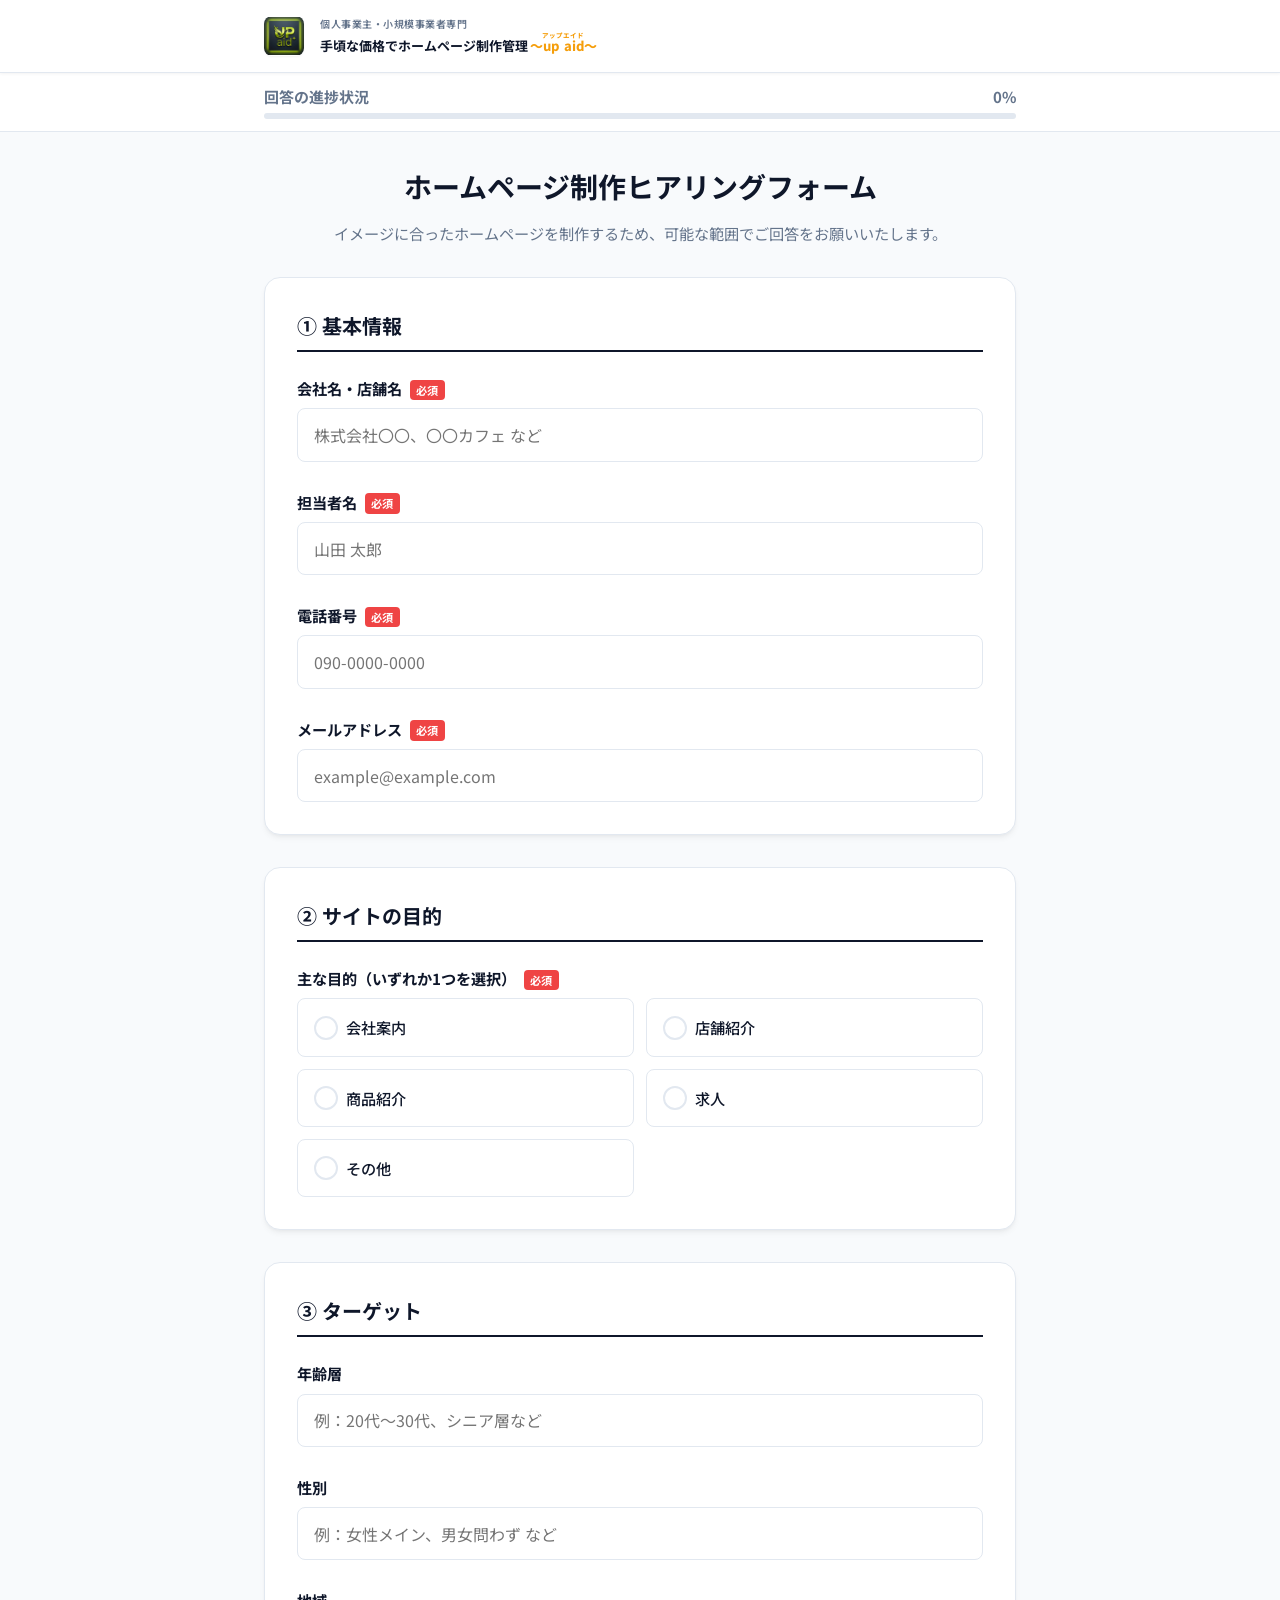
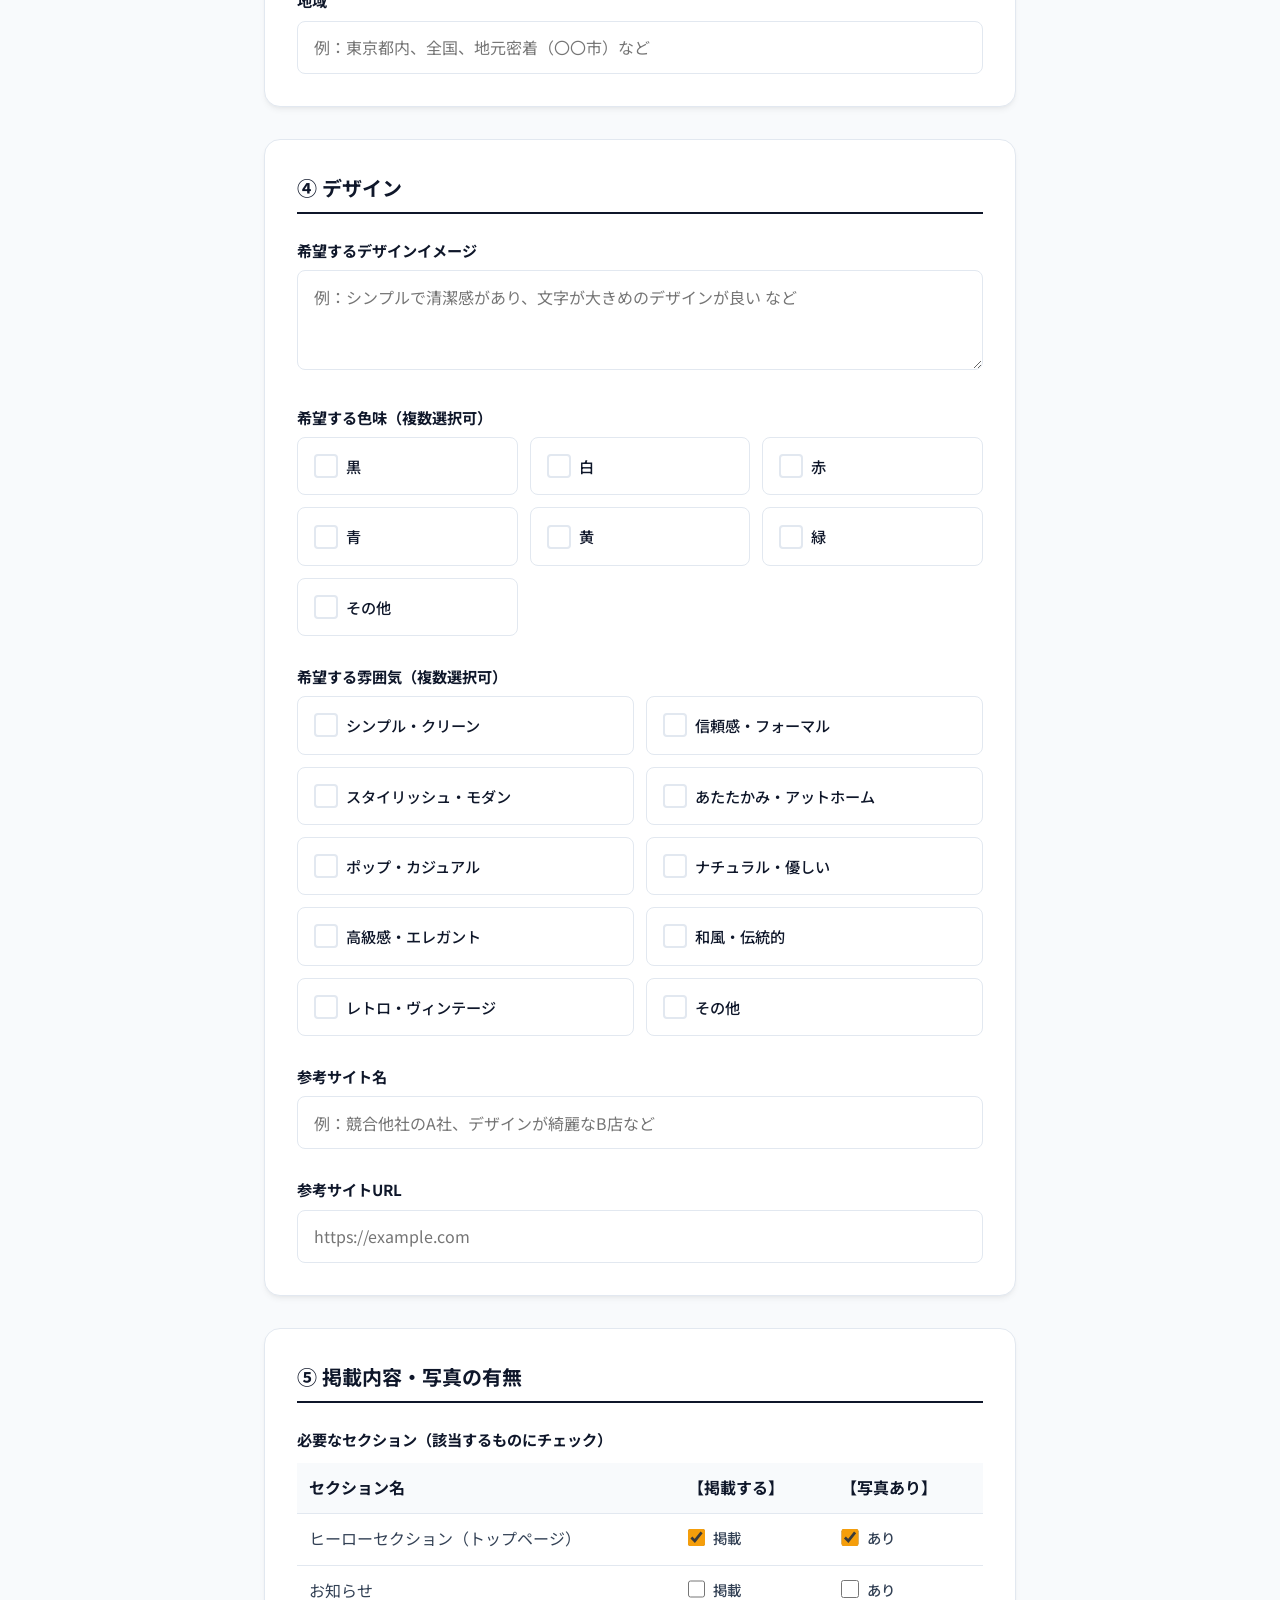
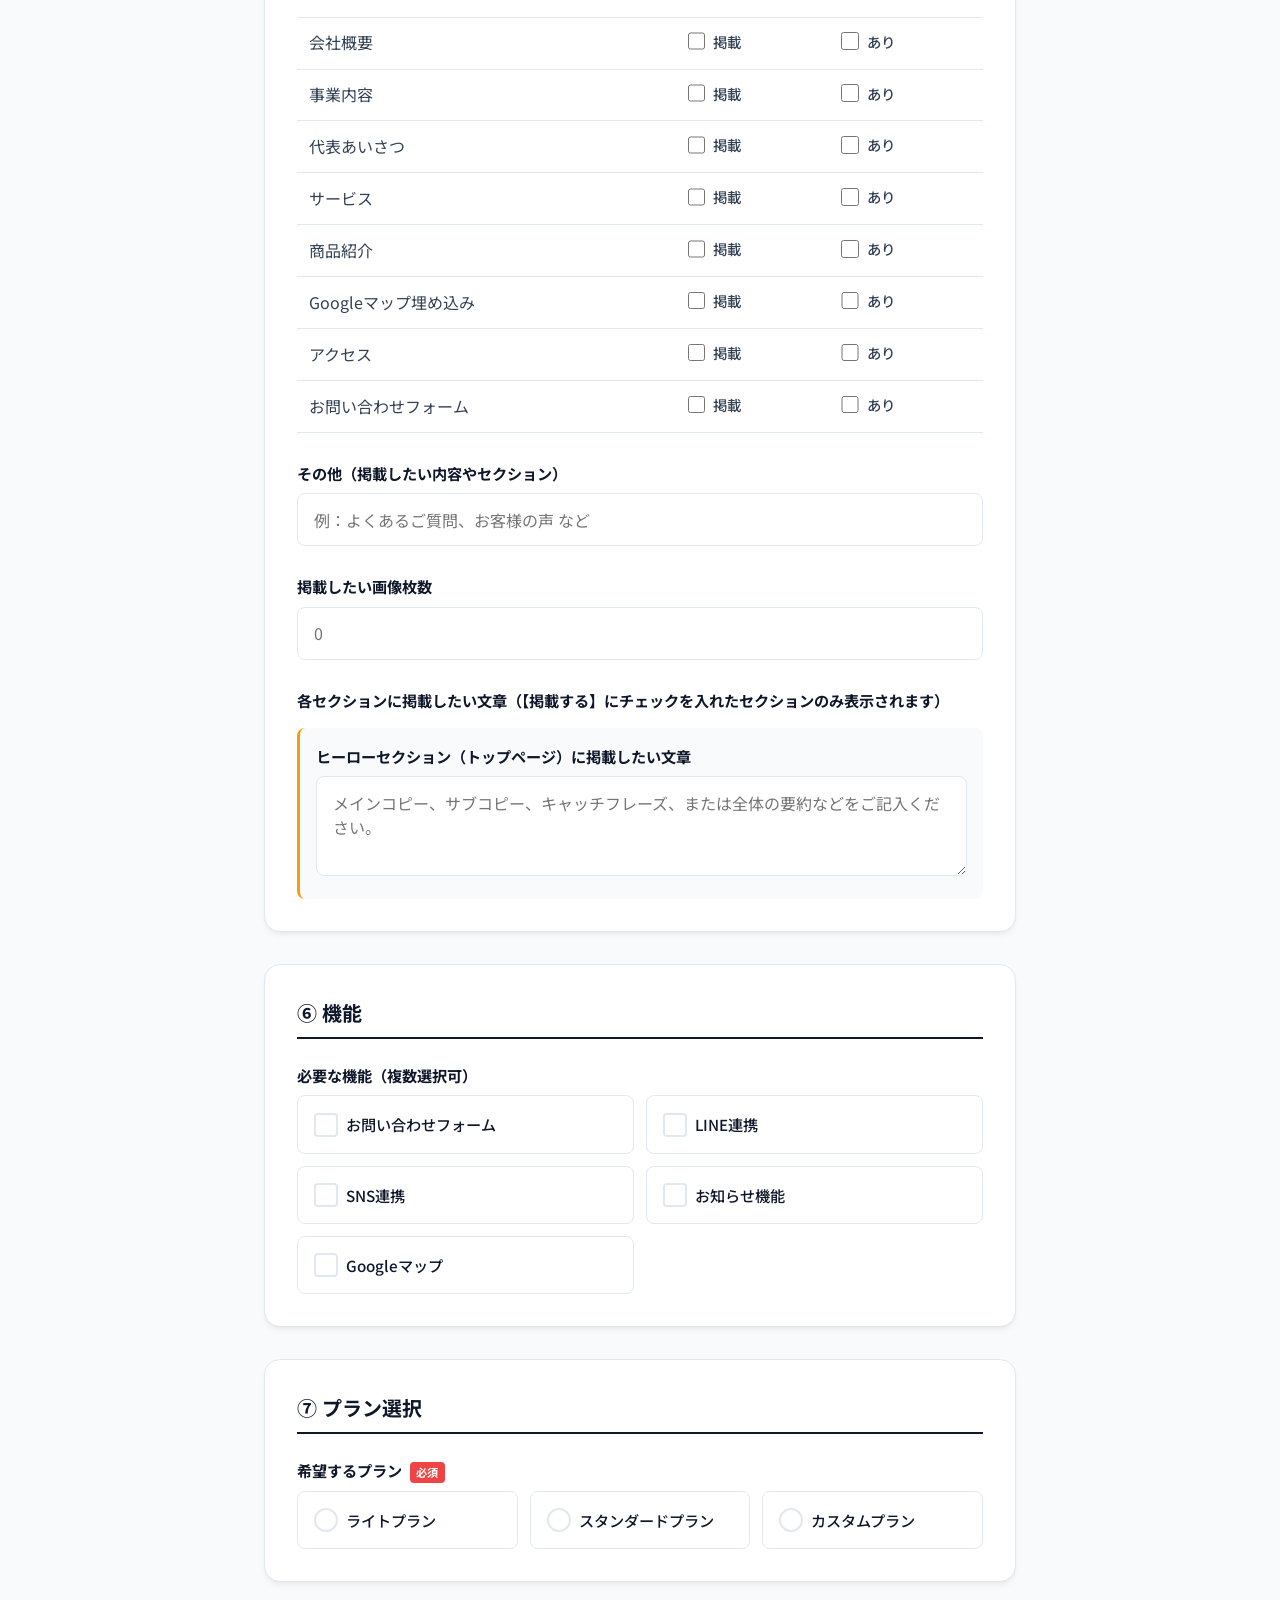
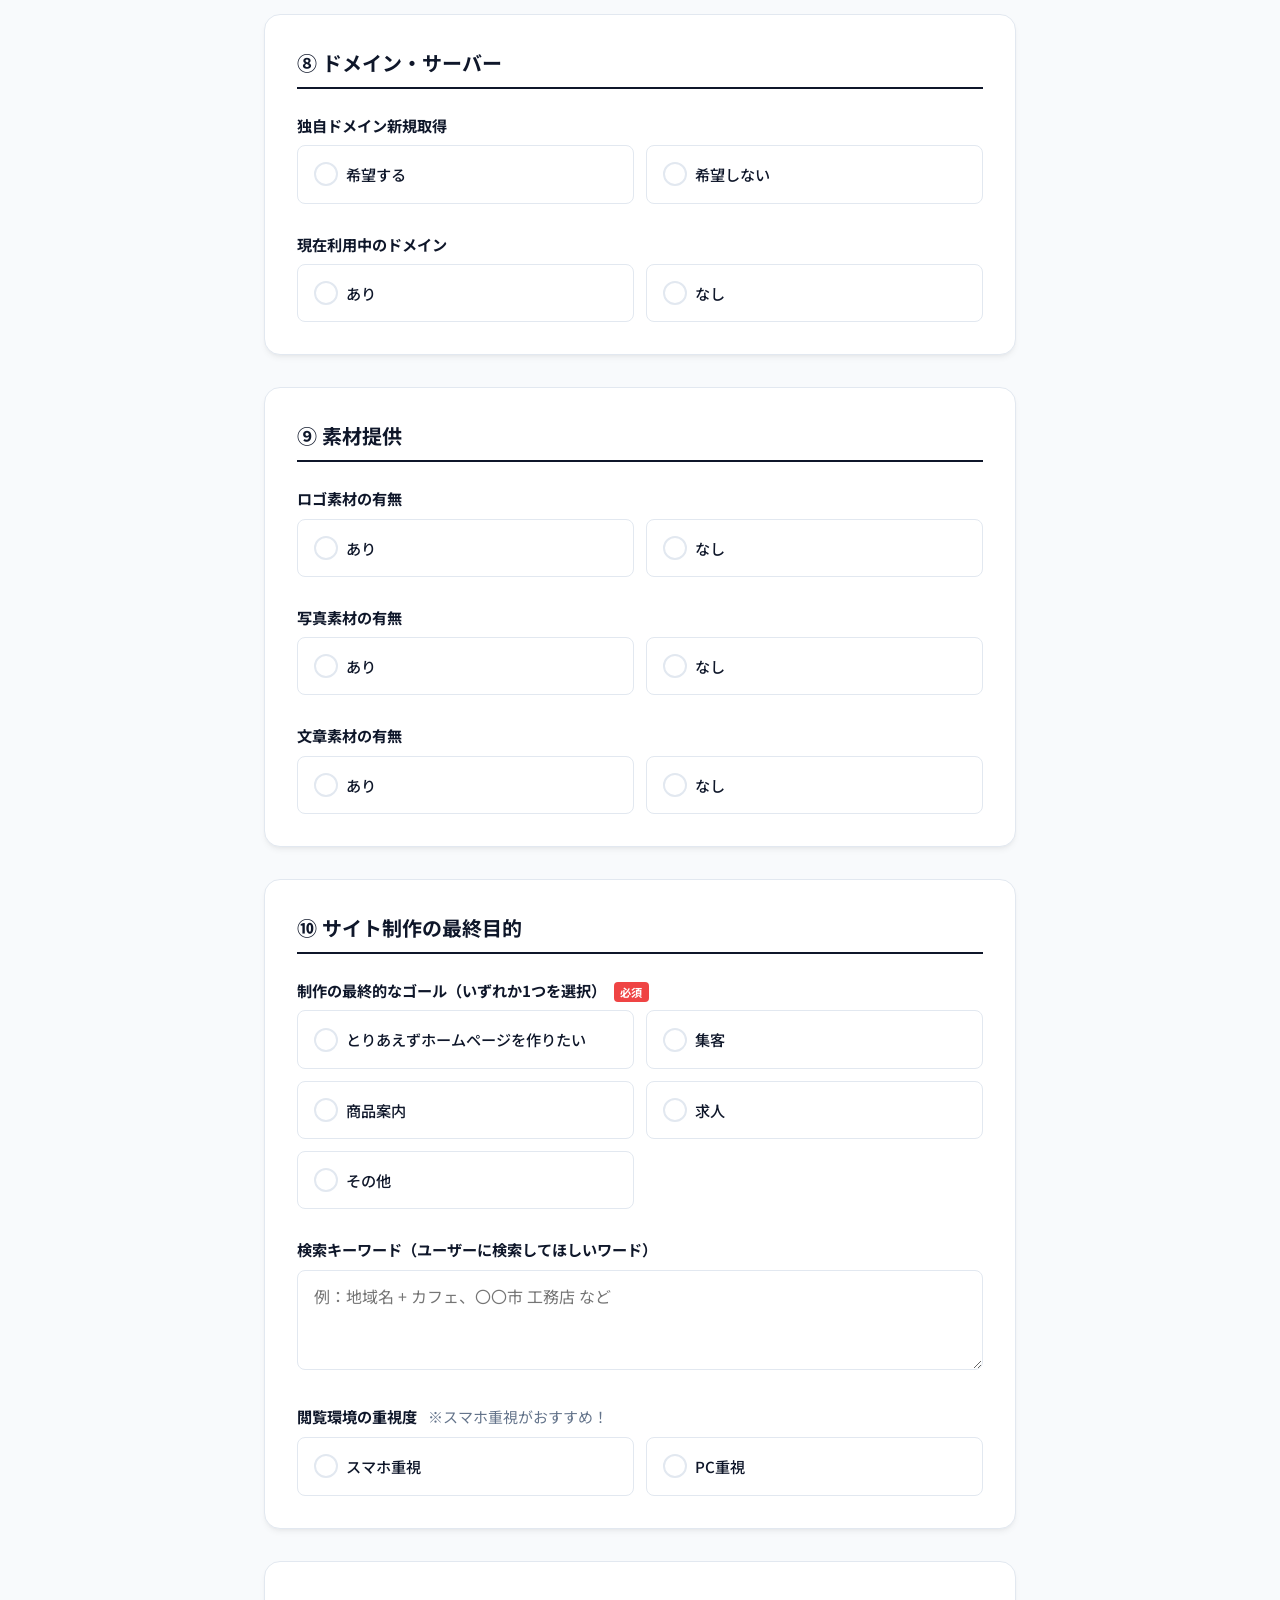
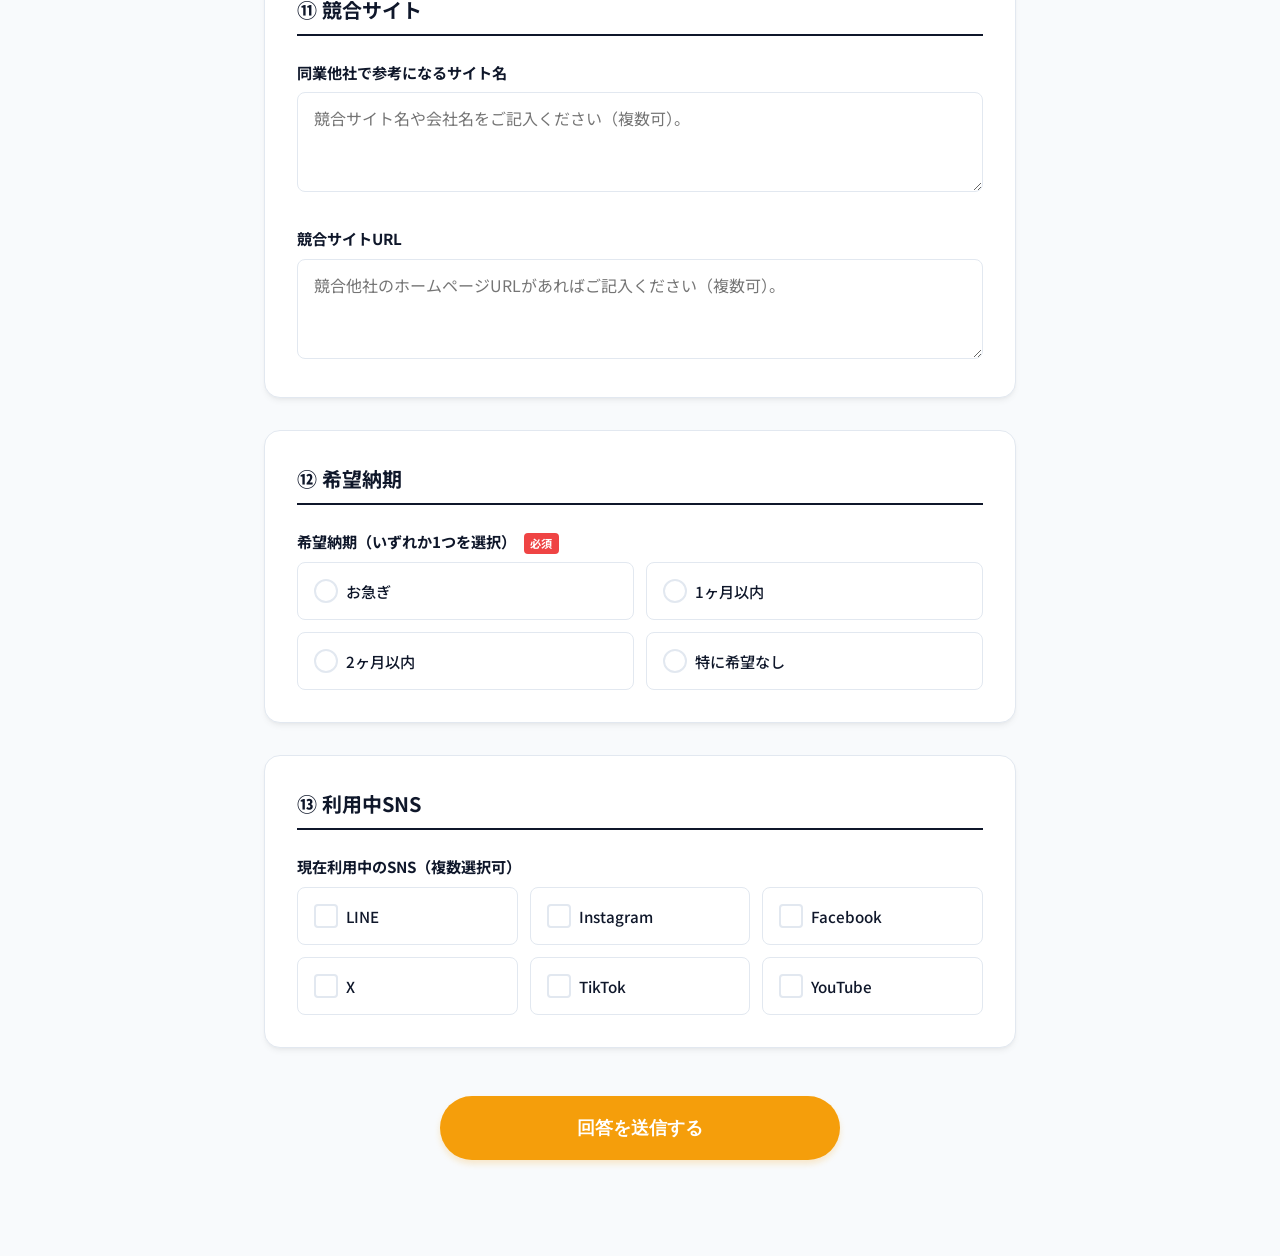
<file: hearing/index.html>
﻿<!DOCTYPE html>
<html lang="ja">
<head>
    <meta charset="UTF-8">
    <meta name="viewport" content="width=device-width, initial-scale=1.0">
    <title>ホームページ制作ヒアリングフォーム | up aid</title>
    <meta name="description" content="お客様のご希望に沿ったホームページを制作するためのヒアリングフォームです。">
    <link rel="stylesheet" href="./style.css">
</head>
<body>
    <!-- Header -->
    <header>
        <div class="header-container">
            <a href="../" class="logo" style="text-decoration: none; color: inherit; display: flex; align-items: center;">
                <img src="../logo.webp" alt="up aid ロゴ" style="height: 2.5rem; width: 2.5rem; margin-right: 0.5rem; border-radius: 0.5rem; object-fit: contain; box-shadow: 0 1px 2px rgba(0,0,0,0.05);">
                <div style="display: flex; flex-direction: column; text-align: left; line-height: 1.25;">
                    <span style="font-size: 10px; color: #64748b; font-weight: 600; letter-spacing: 0.05em; margin-bottom: 2px;">個人事業主・小規模事業者専門</span>
                    <span style="font-size: 13px; font-weight: 700; color: #0f172a;">手頃な価格でホームページ制作管理<span style="color: #f59e0b; font-weight: 800; margin-left: 2px;">～<ruby>up aid<rt>アップエイド</rt></ruby>～</span></span>
                </div>
            </a>
        </div>
    </header>

    <!-- Progress Bar -->
    <div class="progress-container">
        <div class="progress-bar-wrapper">
            <div class="progress-info">
                <span>回答の進捗状況</span>
                <span id="progress-text">0%</span>
            </div>
            <div class="progress-bar-bg">
                <div class="progress-bar-fill" id="progress-fill"></div>
            </div>
        </div>
    </div>

    <!-- Main Content -->
    <main>
        <div class="intro-section">
            <h1><span class="inline-block">ホームページ制作</span><span class="inline-block">ヒアリングフォーム</span></h1>
            <p><span class="inline-block">イメージに合った</span><span class="inline-block">ホームページを制作するため、</span><span class="inline-block">可能な範囲で</span><span class="inline-block">ご回答をお願いいたします。</span></p>
        </div>

        <form id="hearingForm">
            <!-- ① 基本情報 -->
            <section class="card" data-section="1">
                <h2 class="card-title">① 基本情報</h2>
                
                <div class="form-group">
                    <label class="form-label" for="company_name">会社名・店舗名<span class="required-badge">必須</span></label>
                    <input type="text" id="company_name" name="company_name" placeholder="株式会社〇〇、〇〇カフェ など" required>
                </div>

                <div class="form-group">
                    <label class="form-label" for="manager_name">担当者名<span class="required-badge">必須</span></label>
                    <input type="text" id="manager_name" name="manager_name" placeholder="山田 太郎" required>
                </div>

                <div class="form-group">
                    <label class="form-label" for="phone">電話番号<span class="required-badge">必須</span></label>
                    <input type="tel" id="phone" name="phone" placeholder="090-0000-0000" required>
                </div>

                <div class="form-group">
                    <label class="form-label" for="email">メールアドレス<span class="required-badge">必須</span></label>
                    <input type="email" id="email" name="email" placeholder="example@example.com" required>
                </div>
            </section>

            <!-- ② サイトの目的 -->
            <section class="card" data-section="2">
                <h2 class="card-title">② サイトの目的</h2>
                <div class="form-group">
                    <label class="form-label">主な目的（いずれか1つを選択）<span class="required-badge">必須</span></label>
                    <div class="options-grid cols-2">
                        <label class="option-control">
                            <input type="radio" name="site_purpose" value="会社案内" required>
                            <span class="option-text">会社案内</span>
                        </label>
                        <label class="option-control">
                            <input type="radio" name="site_purpose" value="店舗紹介">
                            <span class="option-text">店舗紹介</span>
                        </label>
                        <label class="option-control">
                            <input type="radio" name="site_purpose" value="商品紹介">
                            <span class="option-text">商品紹介</span>
                        </label>
                        <label class="option-control">
                            <input type="radio" name="site_purpose" value="求人">
                            <span class="option-text">求人</span>
                        </label>
                        <label class="option-control">
                            <input type="radio" name="site_purpose" value="その他" id="purpose_other_radio">
                            <span class="option-text">その他</span>
                        </label>
                    </div>
                    
                    <!-- 条件付き自由記述欄 -->
                    <div class="conditional-field" id="purpose_other_container">
                        <label class="form-label" for="purpose_other_text">具体的な目的をご記入ください</label>
                        <textarea id="purpose_other_text" name="purpose_other_text" placeholder="例：イベントの特設ランディングページなど、具体的にご記入ください。"></textarea>
                    </div>
                </div>
            </section>

            <!-- ③ ターゲット -->
            <section class="card" data-section="3">
                <h2 class="card-title">③ ターゲット</h2>
                
                <div class="form-group">
                    <label class="form-label" for="target_age">年齢層</label>
                    <input type="text" id="target_age" name="target_age" placeholder="例：20代〜30代、シニア層など">
                </div>

                <div class="form-group">
                    <label class="form-label" for="target_gender">性別</label>
                    <input type="text" id="target_gender" name="target_gender" placeholder="例：女性メイン、男女問わず など">
                </div>

                <div class="form-group">
                    <label class="form-label" for="target_region">地域</label>
                    <input type="text" id="target_region" name="target_region" placeholder="例：東京都内、全国、地元密着（〇〇市）など">
                </div>
            </section>

            <!-- ④ デザイン -->
            <section class="card" data-section="4">
                <h2 class="card-title">④ デザイン</h2>
                
                <div class="form-group">
                    <label class="form-label" for="design_hope">希望するデザインイメージ</label>
                    <textarea id="design_hope" name="design_hope" placeholder="例：シンプルで清潔感があり、文字が大きめのデザインが良い など"></textarea>
                </div>

                <div class="form-group">
                    <label class="form-label">希望する色味（複数選択可）</label>
                    <div class="options-grid cols-3">
                        <label class="option-control">
                            <input type="checkbox" name="design_color" value="黒">
                            <span class="option-text">黒</span>
                        </label>
                        <label class="option-control">
                            <input type="checkbox" name="design_color" value="白">
                            <span class="option-text">白</span>
                        </label>
                        <label class="option-control">
                            <input type="checkbox" name="design_color" value="赤">
                            <span class="option-text">赤</span>
                        </label>
                        <label class="option-control">
                            <input type="checkbox" name="design_color" value="青">
                            <span class="option-text">青</span>
                        </label>
                        <label class="option-control">
                            <input type="checkbox" name="design_color" value="黄">
                            <span class="option-text">黄</span>
                        </label>
                        <label class="option-control">
                            <input type="checkbox" name="design_color" value="緑">
                            <span class="option-text">緑</span>
                        </label>
                        <label class="option-control">
                            <input type="checkbox" name="design_color" value="その他" id="color_other_checkbox">
                            <span class="option-text">その他</span>
                        </label>
                    </div>

                    <!-- 条件付き自由記述欄 -->
                    <div class="conditional-field" id="color_other_container">
                        <label class="form-label" for="color_other_text">具体的な色味をご記入ください</label>
                        <textarea id="color_other_text" name="color_other_text" placeholder="例：パステルカラーのピンク、薄いグレーなど、具体的にご記入ください。"></textarea>
                    </div>
                </div>

                <div class="form-group">
                    <label class="form-label">希望する雰囲気（複数選択可）</label>
                    <div class="options-grid cols-2">
                        <label class="option-control"><input type="checkbox" name="design_vibe" value="シンプル・クリーン"><span class="option-text">シンプル・クリーン</span></label>
                        <label class="option-control"><input type="checkbox" name="design_vibe" value="信頼感・フォーマル"><span class="option-text">信頼感・フォーマル</span></label>
                        <label class="option-control"><input type="checkbox" name="design_vibe" value="スタイリッシュ・モダン"><span class="option-text">スタイリッシュ・モダン</span></label>
                        <label class="option-control"><input type="checkbox" name="design_vibe" value="あたたかみ・アットホーム"><span class="option-text">あたたかみ・アットホーム</span></label>
                        <label class="option-control"><input type="checkbox" name="design_vibe" value="ポップ・カジュアル"><span class="option-text">ポップ・カジュアル</span></label>
                        <label class="option-control"><input type="checkbox" name="design_vibe" value="ナチュラル・優しい"><span class="option-text">ナチュラル・優しい</span></label>
                        <label class="option-control"><input type="checkbox" name="design_vibe" value="高級感・エレガント"><span class="option-text">高級感・エレガント</span></label>
                        <label class="option-control"><input type="checkbox" name="design_vibe" value="和風・伝統的"><span class="option-text">和風・伝統的</span></label>
                        <label class="option-control"><input type="checkbox" name="design_vibe" value="レトロ・ヴィンテージ"><span class="option-text">レトロ・ヴィンテージ</span></label>
                        <label class="option-control"><input type="checkbox" name="design_vibe" value="その他" id="vibe_other_checkbox"><span class="option-text">その他</span></label>
                    </div>

                    <!-- 条件付き雰囲気自由記述欄 -->
                    <div class="conditional-field" id="vibe_other_container">
                        <label class="form-label" for="vibe_other_text">ご希望の雰囲気を具体的にご記入ください</label>
                        <input type="text" id="vibe_other_text" name="vibe_other_text" placeholder="例：北欧風、レトロポップなど">
                    </div>
                </div>

                <div class="form-group">
                    <label class="form-label" for="reference_site_name">参考サイト名</label>
                    <input type="text" id="reference_site_name" name="reference_site_name" placeholder="例：競合他社のA社、デザインが綺麗なB店など">
                </div>

                <div class="form-group">
                    <label class="form-label" for="reference_site_url">参考サイトURL</label>
                    <input type="text" id="reference_site_url" name="reference_site_url" placeholder="https://example.com">
                </div>
            </section>

            <!-- ⑤ 掲載内容・写真の有無 -->
            <section class="card" data-section="5">
                <h2 class="card-title">⑤ 掲載内容・写真の有無</h2>
                
                <div class="form-group">
                    <label class="form-label">必要なセクション（該当するものにチェック）</label>
                    <table class="section-table">
                        <thead>
                            <tr>
                                <th>セクション名</th>
                                <th>【掲載する】</th>
                                <th>【写真あり】</th>
                            </tr>
                        </thead>
                        <tbody>
                            <tr>
                                <td>ヒーローセクション（トップページ）</td>
                                <td><label class="checkbox-label"><input type="checkbox" name="sec_hero_show" value="1" checked> 掲載</label></td>
                                <td><label class="checkbox-label"><input type="checkbox" name="sec_hero_photo" value="1" checked> あり</label></td>
                            </tr>
                            <tr>
                                <td>お知らせ</td>
                                <td><label class="checkbox-label"><input type="checkbox" name="sec_news_show" value="1"> 掲載</label></td>
                                <td><label class="checkbox-label"><input type="checkbox" name="sec_news_photo" value="1"> あり</label></td>
                            </tr>
                            <tr>
                                <td>会社概要</td>
                                <td><label class="checkbox-label"><input type="checkbox" name="sec_profile_show" value="1"> 掲載</label></td>
                                <td><label class="checkbox-label"><input type="checkbox" name="sec_profile_photo" value="1"> あり</label></td>
                            </tr>
                            <tr>
                                <td>事業内容</td>
                                <td><label class="checkbox-label"><input type="checkbox" name="sec_business_show" value="1"> 掲載</label></td>
                                <td><label class="checkbox-label"><input type="checkbox" name="sec_business_photo" value="1"> あり</label></td>
                            </tr>
                            <tr>
                                <td>代表あいさつ</td>
                                <td><label class="checkbox-label"><input type="checkbox" name="sec_greeting_show" value="1"> 掲載</label></td>
                                <td><label class="checkbox-label"><input type="checkbox" name="sec_greeting_photo" value="1"> あり</label></td>
                            </tr>
                            <tr>
                                <td>サービス</td>
                                <td><label class="checkbox-label"><input type="checkbox" name="sec_service_show" value="1"> 掲載</label></td>
                                <td><label class="checkbox-label"><input type="checkbox" name="sec_service_photo" value="1"> あり</label></td>
                            </tr>
                            <tr>
                                <td>商品紹介</td>
                                <td><label class="checkbox-label"><input type="checkbox" name="sec_products_show" value="1"> 掲載</label></td>
                                <td><label class="checkbox-label"><input type="checkbox" name="sec_products_photo" value="1"> あり</label></td>
                            </tr>
                            <tr>
                                <td>Googleマップ埋め込み</td>
                                <td><label class="checkbox-label"><input type="checkbox" name="sec_map_show" value="1"> 掲載</label></td>
                                <td><label class="checkbox-label"><input type="checkbox" name="sec_map_photo" value="1"> あり</label></td>
                            </tr>
                            <tr>
                                <td>アクセス</td>
                                <td><label class="checkbox-label"><input type="checkbox" name="sec_access_show" value="1"> 掲載</label></td>
                                <td><label class="checkbox-label"><input type="checkbox" name="sec_access_photo" value="1"> あり</label></td>
                            </tr>
                            <tr>
                                <td>お問い合わせフォーム</td>
                                <td><label class="checkbox-label"><input type="checkbox" name="sec_contact_show" value="1"> 掲載</label></td>
                                <td><label class="checkbox-label"><input type="checkbox" name="sec_contact_photo" value="1"> あり</label></td>
                            </tr>
                        </tbody>
                    </table>
                </div>

                <div class="form-group">
                    <label class="form-label" for="sec_other">その他（掲載したい内容やセクション）</label>
                    <input type="text" id="sec_other" name="sec_other" placeholder="例：よくあるご質問、お客様の声 など">
                </div>

                <div class="form-group">
                    <label class="form-label" for="photo_count">掲載したい画像枚数</label>
                    <input type="number" id="photo_count" name="photo_count" min="0" placeholder="0">
                </div>

                <div class="form-group">
                    <label class="form-label">各セクションに掲載したい文章（【掲載する】にチェックを入れたセクションのみ表示されます）</label>
                    <div id="section_texts_container">
                        <!-- Hero Section Text -->
                        <div class="conditional-field" id="sec_hero_text_container">
                            <label class="form-label" for="sec_hero_text">ヒーローセクション（トップページ）に掲載したい文章</label>
                            <textarea id="sec_hero_text" name="sec_hero_text" placeholder="メインコピー、サブコピー、キャッチフレーズ、または全体の要約などをご記入ください。"></textarea>
                        </div>
                        <!-- News Section Text -->
                        <div class="conditional-field" id="sec_news_text_container">
                            <label class="form-label" for="sec_news_text">お知らせに掲載したい文章</label>
                            <textarea id="sec_news_text" name="sec_news_text" placeholder="お知らせ欄に最初期に記載したい内容や、更新についてのルールなどがあればご記入ください。"></textarea>
                        </div>
                        <!-- Profile Section Text -->
                        <div class="conditional-field" id="sec_profile_text_container">
                            <label class="form-label" for="sec_profile_text">会社概要に掲載したい文章</label>
                            <textarea id="sec_profile_text" name="sec_profile_text" placeholder="所在地、設立日、代表者名、資本金、事業内容、営業時間などの情報をご記入ください。"></textarea>
                        </div>
                        <!-- Business Section Text -->
                        <div class="conditional-field" id="sec_business_text_container">
                            <label class="form-label" for="sec_business_text">事業内容に掲載したい文章</label>
                            <textarea id="sec_business_text" name="sec_business_text" placeholder="提供しているサービスや事業の詳しい内容、それぞれの特徴などをご記入ください。"></textarea>
                        </div>
                        <!-- Greeting Section Text -->
                        <div class="conditional-field" id="sec_greeting_text_container">
                            <label class="form-label" for="sec_greeting_text">代表あいさつに掲載したい文章</label>
                            <textarea id="sec_greeting_text" name="sec_greeting_text" placeholder="代表者様からのメッセージや挨拶文をご記入ください。"></textarea>
                        </div>
                        <!-- Service Section Text -->
                        <div class="conditional-field" id="sec_service_text_container">
                            <label class="form-label" for="sec_service_text">サービスに掲載したい文章</label>
                            <textarea id="sec_service_text" name="sec_service_text" placeholder="提供しているサービスの流れや、アピールポイントなどをご記入ください。"></textarea>
                        </div>
                        <!-- Products Section Text -->
                        <div class="conditional-field" id="sec_products_text_container">
                            <label class="form-label" for="sec_products_text">商品紹介に掲載したい文章</label>
                            <textarea id="sec_products_text" name="sec_products_text" placeholder="取り扱っている主な商品の名称、特徴、価格帯などをご記入ください。"></textarea>
                        </div>
                        <!-- Map Section Text -->
                        <div class="conditional-field" id="sec_map_text_container">
                            <label class="form-label" for="sec_map_text">Googleマップ埋め込み位置に記載したい内容</label>
                            <textarea id="sec_map_text" name="sec_map_text" placeholder="マップの周辺に記載したい住所の詳細や目印、注意書きなどをご記入ください。"></textarea>
                        </div>
                        <!-- Access Section Text -->
                        <div class="conditional-field" id="sec_access_text_container">
                            <label class="form-label" for="sec_access_text">アクセスに掲載したい文章</label>
                            <textarea id="sec_access_text" name="sec_access_text" placeholder="最寄り駅からの徒歩ルート、車でのアクセス方法、駐車場の有無などをご記入ください。"></textarea>
                        </div>
                        <!-- Contact Section Text -->
                        <div class="conditional-field" id="sec_contact_text_container">
                            <label class="form-label" for="sec_contact_text">お問い合わせフォームに掲載したい文章</label>
                            <textarea id="sec_contact_text" name="sec_contact_text" placeholder="「お問い合わせはお電話でも承ります」「通常2日以内に返信いたします」などの注意書きをご記入ください。"></textarea>
                        </div>
                        <!-- Other Section Text -->
                        <div class="conditional-field" id="sec_other_text_container">
                            <label class="form-label" for="sec_other_text" id="sec_other_text_label">その他セクションの文章</label>
                            <textarea id="sec_other_text" name="sec_other_text" placeholder="その他に追加した項目について、掲載したい具体的な文章をご記入ください。"></textarea>
                        </div>
                    </div>
                </div>
            </section>

            <!-- ⑥ 機能 -->
            <section class="card" data-section="6">
                <h2 class="card-title">⑥ 機能</h2>
                <div class="form-group">
                    <label class="form-label">必要な機能（複数選択可）</label>
                    <div class="options-grid cols-2">
                        <label class="option-control"><input type="checkbox" name="features" value="お問い合わせフォーム"><span class="option-text">お問い合わせフォーム</span></label>
                        <label class="option-control"><input type="checkbox" name="features" value="LINE連携"><span class="option-text">LINE連携</span></label>
                        <label class="option-control"><input type="checkbox" name="features" value="SNS連携"><span class="option-text">SNS連携</span></label>
                        <label class="option-control"><input type="checkbox" name="features" value="お知らせ機能"><span class="option-text">お知らせ機能</span></label>
                        <label class="option-control"><input type="checkbox" name="features" value="Googleマップ"><span class="option-text">Googleマップ</span></label>
                    </div>
                </div>
            </section>

            <!-- ⑦ プラン選択 -->
            <section class="card" data-section="7">
                <h2 class="card-title">⑦ プラン選択</h2>
                <div class="form-group">
                    <label class="form-label">希望するプラン<span class="required-badge">必須</span></label>
                    <div class="options-grid cols-3">
                        <label class="option-control">
                            <input type="radio" name="plan" value="ライトプラン" required>
                            <span class="option-text">ライトプラン</span>
                        </label>
                        <label class="option-control">
                            <input type="radio" name="plan" value="スタンダードプラン">
                            <span class="option-text">スタンダードプラン</span>
                        </label>
                        <label class="option-control">
                            <input type="radio" name="plan" value="カスタムプラン">
                            <span class="option-text">カスタムプラン</span>
                        </label>
                    </div>
                </div>
            </section>

            <!-- ⑧ ドメイン・サーバー -->
            <section class="card" data-section="8">
                <h2 class="card-title">⑧ ドメイン・サーバー</h2>
                
                <div class="form-group">
                    <label class="form-label">独自ドメイン新規取得</label>
                    <div class="options-grid cols-2">
                        <label class="option-control">
                            <input type="radio" name="domain_new" value="希望する">
                            <span class="option-text">希望する</span>
                        </label>
                        <label class="option-control">
                            <input type="radio" name="domain_new" value="希望しない">
                            <span class="option-text">希望しない</span>
                        </label>
                    </div>
                </div>

                <div class="form-group">
                    <label class="form-label">現在利用中のドメイン</label>
                    <div class="options-grid cols-2">
                        <label class="option-control">
                            <input type="radio" name="domain_current" value="あり" id="domain_current_yes">
                            <span class="option-text">あり</span>
                        </label>
                        <label class="option-control">
                            <input type="radio" name="domain_current" value="なし">
                            <span class="option-text">なし</span>
                        </label>
                    </div>
                    
                    <!-- 条件付きドメイン入力欄 -->
                    <div class="conditional-field" id="domain_current_container">
                        <label class="form-label" for="domain_name">利用中のドメイン名をご記入ください</label>
                        <input type="text" id="domain_name" name="domain_name" placeholder="example.com">
                    </div>
                </div>
            </section>

            <!-- ⑨ 素材提供 -->
            <section class="card" data-section="9">
                <h2 class="card-title">⑨ 素材提供</h2>
                
                <div class="form-group">
                    <label class="form-label">ロゴ素材の有無</label>
                    <div class="options-grid cols-2">
                        <label class="option-control">
                            <input type="radio" name="material_logo" value="あり">
                            <span class="option-text">あり</span>
                        </label>
                        <label class="option-control">
                            <input type="radio" name="material_logo" value="なし">
                            <span class="option-text">なし</span>
                        </label>
                    </div>
                </div>

                <div class="form-group">
                    <label class="form-label">写真素材の有無</label>
                    <div class="options-grid cols-2">
                        <label class="option-control">
                            <input type="radio" name="material_photo" value="あり">
                            <span class="option-text">あり</span>
                        </label>
                        <label class="option-control">
                            <input type="radio" name="material_photo" value="なし">
                            <span class="option-text">なし</span>
                        </label>
                    </div>
                </div>

                <div class="form-group">
                    <label class="form-label">文章素材の有無</label>
                    <div class="options-grid cols-2">
                        <label class="option-control">
                            <input type="radio" name="material_text" value="あり">
                            <span class="option-text">あり</span>
                        </label>
                        <label class="option-control">
                            <input type="radio" name="material_text" value="なし">
                            <span class="option-text">なし</span>
                        </label>
                    </div>
                </div>
            </section>

            <!-- ⑩ サイト制作の最終目的 -->
            <section class="card" data-section="10">
                <h2 class="card-title">⑩ サイト制作の最終目的</h2>
                
                <div class="form-group">
                    <label class="form-label">制作の最終的なゴール（いずれか1つを選択）<span class="required-badge">必須</span></label>
                    <div class="options-grid cols-2">
                        <label class="option-control">
                            <input type="radio" name="final_goal" value="とりあえずホームページを作りたい" required>
                            <span class="option-text">とりあえずホームページを作りたい</span>
                        </label>
                        <label class="option-control">
                            <input type="radio" name="final_goal" value="集客">
                            <span class="option-text">集客</span>
                        </label>
                        <label class="option-control">
                            <input type="radio" name="final_goal" value="商品案内">
                            <span class="option-text">商品案内</span>
                        </label>
                        <label class="option-control">
                            <input type="radio" name="final_goal" value="求人">
                            <span class="option-text">求人</span>
                        </label>
                        <label class="option-control">
                            <input type="radio" name="final_goal" value="その他" id="final_goal_other_radio">
                            <span class="option-text">その他</span>
                        </label>
                    </div>
                    
                    <!-- 条件付き入力欄 -->
                    <div class="conditional-field" id="final_goal_other_container">
                        <label class="form-label" for="final_goal_other_text">具体的な目的をご記入ください</label>
                        <input type="text" id="final_goal_other_text" name="final_goal_other_text" placeholder="例：〇〇の販売促進など">
                    </div>
                </div>

                <div class="form-group">
                    <label class="form-label" for="search_keywords">検索キーワード（ユーザーに検索してほしいワード）</label>
                    <textarea id="search_keywords" name="search_keywords" placeholder="例：地域名 + カフェ、〇〇市 工務店 など"></textarea>
                </div>

                <div class="form-group">
                    <label class="form-label">閲覧環境の重視度 <span style="font-size: 15px; font-weight: normal; color: var(--text-muted); margin-left: 0.5rem;">※スマホ重視がおすすめ！</span></label>
                    <div class="options-grid cols-2">
                        <label class="option-control">
                            <input type="radio" name="device_priority" value="スマホ重視">
                            <span class="option-text">スマホ重視</span>
                        </label>
                        <label class="option-control">
                            <input type="radio" name="device_priority" value="PC重視">
                            <span class="option-text">PC重視</span>
                        </label>
                    </div>
                </div>
            </section>

            <!-- ⑪ 競合サイト -->
            <section class="card" data-section="11">
                <h2 class="card-title">⑪ 競合サイト</h2>
                
                <div class="form-group">
                    <label class="form-label" for="competitor_name">同業他社で参考になるサイト名</label>
                    <textarea id="competitor_name" name="competitor_name" placeholder="競合サイト名や会社名をご記入ください（複数可）。"></textarea>
                </div>

                <div class="form-group">
                    <label class="form-label" for="competitor_url">競合サイトURL</label>
                    <textarea id="competitor_url" name="competitor_url" placeholder="競合他社のホームページURLがあればご記入ください（複数可）。"></textarea>
                </div>
            </section>

            <!-- ⑫ 希望納期 -->
            <section class="card" data-section="12">
                <h2 class="card-title">⑫ 希望納期</h2>
                <div class="form-group">
                    <label class="form-label">希望納期（いずれか1つを選択）<span class="required-badge">必須</span></label>
                    <div class="options-grid cols-2">
                        <label class="option-control">
                            <input type="radio" name="deadline" value="お急ぎ" required>
                            <span class="option-text">お急ぎ</span>
                        </label>
                        <label class="option-control">
                            <input type="radio" name="deadline" value="1ヶ月以内">
                            <span class="option-text">1ヶ月以内</span>
                        </label>
                        <label class="option-control">
                            <input type="radio" name="deadline" value="2ヶ月以内">
                            <span class="option-text">2ヶ月以内</span>
                        </label>
                        <label class="option-control">
                            <input type="radio" name="deadline" value="特に希望なし">
                            <span class="option-text">特に希望なし</span>
                        </label>
                    </div>
                </div>
            </section>

            <!-- ⑬ 利用中SNS -->
            <section class="card" data-section="13">
                <h2 class="card-title">⑬ 利用中SNS</h2>
                <div class="form-group">
                    <label class="form-label">現在利用中のSNS（複数選択可）</label>
                    <div class="options-grid cols-3">
                        <label class="option-control"><input type="checkbox" name="sns" value="LINE"><span class="option-text">LINE</span></label>
                        <label class="option-control"><input type="checkbox" name="sns" value="Instagram"><span class="option-text">Instagram</span></label>
                        <label class="option-control"><input type="checkbox" name="sns" value="Facebook"><span class="option-text">Facebook</span></label>
                        <label class="option-control"><input type="checkbox" name="sns" value="X"><span class="option-text">X</span></label>
                        <label class="option-control"><input type="checkbox" name="sns" value="TikTok"><span class="option-text">TikTok</span></label>
                        <label class="option-control"><input type="checkbox" name="sns" value="YouTube"><span class="option-text">YouTube</span></label>
                    </div>
                </div>
            </section>

            <div class="btn-container">
                <button type="submit" class="btn-submit" id="submitBtn">回答を送信する</button>
            </div>
        </form>

        <div id="successMessage" class="card success-message-wrapper" style="display: none;">
            <div class="success-icon">✓</div>
            <h2 class="success-title">送信完了</h2>
            <p>ヒアリング内容を送信しました。ありがとうございました。</p>
        </div>
    </main>

    <!-- Loading Overlay -->
    <div class="loading-overlay" id="loadingOverlay">
        <div class="spinner"></div>
        <p>送信中です。しばらくお待ちください...</p>
    </div>

    <script src="../global_shortcuts.js"></script>
    <script src="./app.js"></script>
</body>
</html>
</file>
<file: hearing/style.css>
/* Custom CSS for Hearing Form */
@import url('https://fonts.googleapis.com/css2?family=Noto+Sans+JP:wght@300;400;500;700&display=swap');

:root {
    --primary-color: #0f172a; /* Slate 900 / Dark Navy */
    --primary-light: #1e293b; /* Slate 800 */
    --accent-color: #f59e0b;  /* Amber 500 */
    --accent-hover: #d97706;  /* Amber 600 */
    --bg-color: #f8fafc;      /* Slate 50 / Very Light Blue-Gray */
    --card-bg: #ffffff;
    --text-main: #334155;     /* Slate 700 */
    --text-dark: #0f172a;     /* Slate 900 */
    --text-muted: #64748b;    /* Slate 500 */
    --border-color: #e2e8f0;  /* Slate 200 */
    --focus-ring: rgba(245, 158, 11, 0.2);
    --success-color: #10b981; /* Emerald 500 */
}

* {
    box-sizing: border-box;
    margin: 0;
    padding: 0;
}

body {
    font-family: 'Noto Sans JP', sans-serif;
    background-color: var(--bg-color);
    color: var(--text-main);
    line-height: 1.6;
    padding-bottom: 4rem;
}

/* Header & Navigation */
header {
    background-color: var(--card-bg);
    border-bottom: 1px solid var(--border-color);
    position: sticky;
    top: 0;
    z-index: 100;
    box-shadow: 0 1px 3px rgba(0,0,0,0.05);
}

.header-container {
    max-width: 800px;
    margin: 0 auto;
    padding: 1rem 1.5rem;
    display: flex;
    justify-content: space-between;
    align-items: center;
}

.logo {
    font-size: 1.1rem;
    font-weight: 700;
    color: var(--text-dark);
    text-decoration: none;
    display: flex;
    align-items: center;
    gap: 0.5rem;
}

/* Progress Bar Container */
.progress-container {
    position: sticky;
    top: 57px; /* Below header */
    background: var(--card-bg);
    border-bottom: 1px solid var(--border-color);
    z-index: 99;
}

.progress-bar-wrapper {
    max-width: 800px;
    margin: 0 auto;
    padding: 0.75rem 1.5rem;
}

.progress-info {
    display: flex;
    justify-content: space-between;
    align-items: center;
    font-size: 15px;
    font-weight: 700;
    color: var(--text-muted);
    margin-bottom: 0.25rem;
}

.progress-bar-bg {
    background: var(--border-color);
    height: 6px;
    border-radius: 9999px;
    overflow: hidden;
}

.progress-bar-fill {
    background: var(--accent-color);
    height: 100%;
    width: 0%;
    transition: width 0.3s ease;
}

/* Main Layout */
main {
    max-width: 800px;
    margin: 2rem auto;
    padding: 0 1.5rem;
}

.intro-section {
    margin-bottom: 2rem;
    text-align: center;
}

.intro-section h1 {
    font-size: 1.75rem;
    color: var(--text-dark);
    margin-bottom: 0.75rem;
    font-weight: 700;
}

.intro-section p {
    color: var(--text-muted);
    font-size: 0.95rem;
}

/* Card Styling */
.card {
    background: var(--card-bg);
    border: 1px solid var(--border-color);
    border-radius: 1rem;
    padding: 2rem;
    margin-bottom: 2rem;
    box-shadow: 0 4px 6px -1px rgba(0, 0, 0, 0.05), 0 2px 4px -2px rgba(0, 0, 0, 0.05);
    transition: transform 0.2s, box-shadow 0.2s;
}

.card:hover {
    box-shadow: 0 10px 15px -3px rgba(0, 0, 0, 0.05), 0 4px 6px -4px rgba(0, 0, 0, 0.05);
}

.card-title {
    font-size: 1.25rem;
    color: var(--text-dark);
    margin-bottom: 1.5rem;
    padding-bottom: 0.5rem;
    border-bottom: 2px solid var(--primary-color);
    display: flex;
    align-items: center;
    gap: 0.5rem;
}

/* Form Group */
.form-group {
    margin-bottom: 1.75rem;
}

.form-group:last-child {
    margin-bottom: 0;
}

.form-label {
    display: block;
    font-weight: 700;
    color: var(--text-dark);
    margin-bottom: 0.5rem;
    font-size: 0.95rem;
}

.required-badge {
    background-color: #ef4444;
    color: white;
    font-size: 0.7rem;
    padding: 0.15rem 0.4rem;
    border-radius: 0.25rem;
    margin-left: 0.5rem;
    vertical-align: middle;
}

/* Input Fields */
input[type="text"],
input[type="tel"],
input[type="email"],
input[type="number"],
textarea {
    width: 100%;
    padding: 0.85rem 1rem;
    border: 1px solid var(--border-color);
    border-radius: 0.5rem;
    font-family: inherit;
    font-size: 1rem;
    color: var(--text-dark);
    background-color: #fff;
    transition: border-color 0.2s, box-shadow 0.2s;
}

input[type="text"]:focus,
input[type="tel"]:focus,
input[type="email"]:focus,
input[type="number"]:focus,
textarea:focus {
    outline: none;
    border-color: var(--accent-color);
    box-shadow: 0 0 0 3px var(--focus-ring);
}

textarea {
    resize: vertical;
    min-height: 100px;
}

/* Radio & Checkbox Custom Styling */
.options-grid {
    display: grid;
    grid-template-columns: 1fr;
    gap: 0.75rem;
}

@media (min-width: 600px) {
    .options-grid.cols-2 {
        grid-template-columns: 1fr 1fr;
    }
    .options-grid.cols-3 {
        grid-template-columns: 1fr 1fr 1fr;
    }
    .options-grid.cols-4 {
        grid-template-columns: repeat(4, 1fr);
    }
}

.option-control {
    position: relative;
    display: flex;
    align-items: center;
    background: #fff;
    border: 1px solid var(--border-color);
    padding: 1rem;
    border-radius: 0.5rem;
    cursor: pointer;
    transition: all 0.2s;
    user-select: none;
}

.option-control:hover {
    border-color: var(--accent-color);
    background-color: var(--bg-color);
}

.option-control input {
    position: absolute;
    opacity: 0;
    cursor: pointer;
}

.option-text {
    font-weight: 500;
    font-size: 0.95rem;
    color: var(--text-dark);
    padding-left: 2rem;
    position: relative;
}

/* Custom Checkmark/Radio indicator */
.option-text::before {
    content: "";
    position: absolute;
    left: 0;
    top: 50%;
    transform: translateY(-50%);
    width: 1.25rem;
    height: 1.25rem;
    border: 2px solid var(--border-color);
    background: #fff;
    transition: all 0.2s;
}

/* Checkbox specific */
input[type="checkbox"] + .option-text::before {
    border-radius: 0.25rem;
}

/* Radio specific */
input[type="radio"] + .option-text::before {
    border-radius: 50%;
}

/* Checked state styling */
.option-control input:checked + .option-text::before {
    border-color: var(--accent-color);
    background-color: var(--accent-color);
}

.option-control input:checked + .option-text {
    color: var(--text-dark);
}

.option-control input:checked {
    /* highlight parent card */
}
.option-control.active {
    border-color: var(--accent-color);
    background-color: rgba(245, 158, 11, 0.05);
}

/* Checkmark check symbol */
input[type="checkbox"] + .option-text::after {
    content: "";
    position: absolute;
    left: 7px;
    top: 50%;
    width: 5px;
    height: 9px;
    border: solid white;
    border-width: 0 2px 2px 0;
    transform: translateY(-60%) rotate(45deg);
    opacity: 0;
    transition: opacity 0.2s;
}

input[type="checkbox"]:checked + .option-text::after {
    opacity: 1;
}

/* Radio dot symbol */
input[type="radio"] + .option-text::after {
    content: "";
    position: absolute;
    left: 6px;
    top: 50%;
    transform: translateY(-50%);
    width: 8px;
    height: 8px;
    border-radius: 50%;
    background: white;
    opacity: 0;
    transition: opacity 0.2s;
}

input[type="radio"]:checked + .option-text::after {
    opacity: 1;
}

/* Conditional Field Display */
.conditional-field {
    display: none;
    margin-top: 1rem;
    padding: 1rem;
    background-color: var(--bg-color);
    border-radius: 0.5rem;
    border-left: 3px solid var(--accent-color);
    animation: fadeIn 0.3s ease-out;
}

.conditional-field.show {
    display: block;
}

@keyframes fadeIn {
    from { opacity: 0; transform: translateY(-5px); }
    to { opacity: 1; transform: translateY(0); }
}

/* Complex Section List Table for ⑤ 掲載内容・写真の有無 */
.section-table {
    width: 100%;
    border-collapse: collapse;
    margin-top: 0.75rem;
}

.section-table th, .section-table td {
    padding: 0.75rem;
    text-align: left;
    border-bottom: 1px solid var(--border-color);
}

.section-table th {
    font-weight: 700;
    color: var(--text-dark);
    background-color: var(--bg-color);
}

.section-table td {
    vertical-align: middle;
}

.checkbox-label {
    display: inline-flex;
    align-items: center;
    cursor: pointer;
    font-size: 0.9rem;
    font-weight: 500;
}

.checkbox-label input {
    margin-right: 0.5rem;
    width: 1.1rem;
    height: 1.1rem;
    accent-color: var(--accent-color);
}

/* Buttons */
.btn-container {
    margin-top: 3rem;
    text-align: center;
}

.btn-submit {
    background-color: var(--accent-color);
    color: #fff;
    border: none;
    padding: 1.25rem 2.5rem;
    font-size: 1.1rem;
    font-weight: 700;
    border-radius: 9999px;
    cursor: pointer;
    box-shadow: 0 4px 6px rgba(245, 158, 11, 0.2);
    transition: all 0.2s;
    width: 100%;
    max-width: 400px;
}

.btn-submit:hover:not(:disabled) {
    background-color: var(--accent-hover);
    box-shadow: 0 8px 12px rgba(245, 158, 11, 0.3);
    transform: translateY(-2px);
}

.btn-submit:active:not(:disabled) {
    transform: translateY(0);
}

.btn-submit:disabled {
    background-color: var(--border-color);
    color: var(--text-muted);
    cursor: not-allowed;
    box-shadow: none;
}

/* Loading Overlay */
.loading-overlay {
    position: fixed;
    top: 0;
    left: 0;
    width: 100%;
    height: 100%;
    background: rgba(15, 23, 42, 0.85);
    z-index: 1000;
    display: none;
    justify-content: center;
    align-items: center;
    color: #fff;
    flex-direction: column;
    gap: 1.5rem;
}

.loading-overlay.show {
    display: flex;
}

.spinner {
    width: 50px;
    height: 50px;
    border: 5px solid rgba(255, 255, 255, 0.1);
    border-top-color: var(--accent-color);
    border-radius: 50%;
    animation: spin 1s linear infinite;
}

@keyframes spin {
    to { transform: rotate(360deg); }
}

.success-message-wrapper {
    text-align: center;
    padding: 3rem 1.5rem;
}

.success-icon {
    font-size: 4rem;
    color: var(--success-color);
    margin-bottom: 1.5rem;
}

.success-title {
    font-size: 1.5rem;
    color: var(--text-dark);
    margin-bottom: 1rem;
    font-weight: 700;
}

/* Utilities */
.inline-block {
    display: inline-block;
}
</file>
